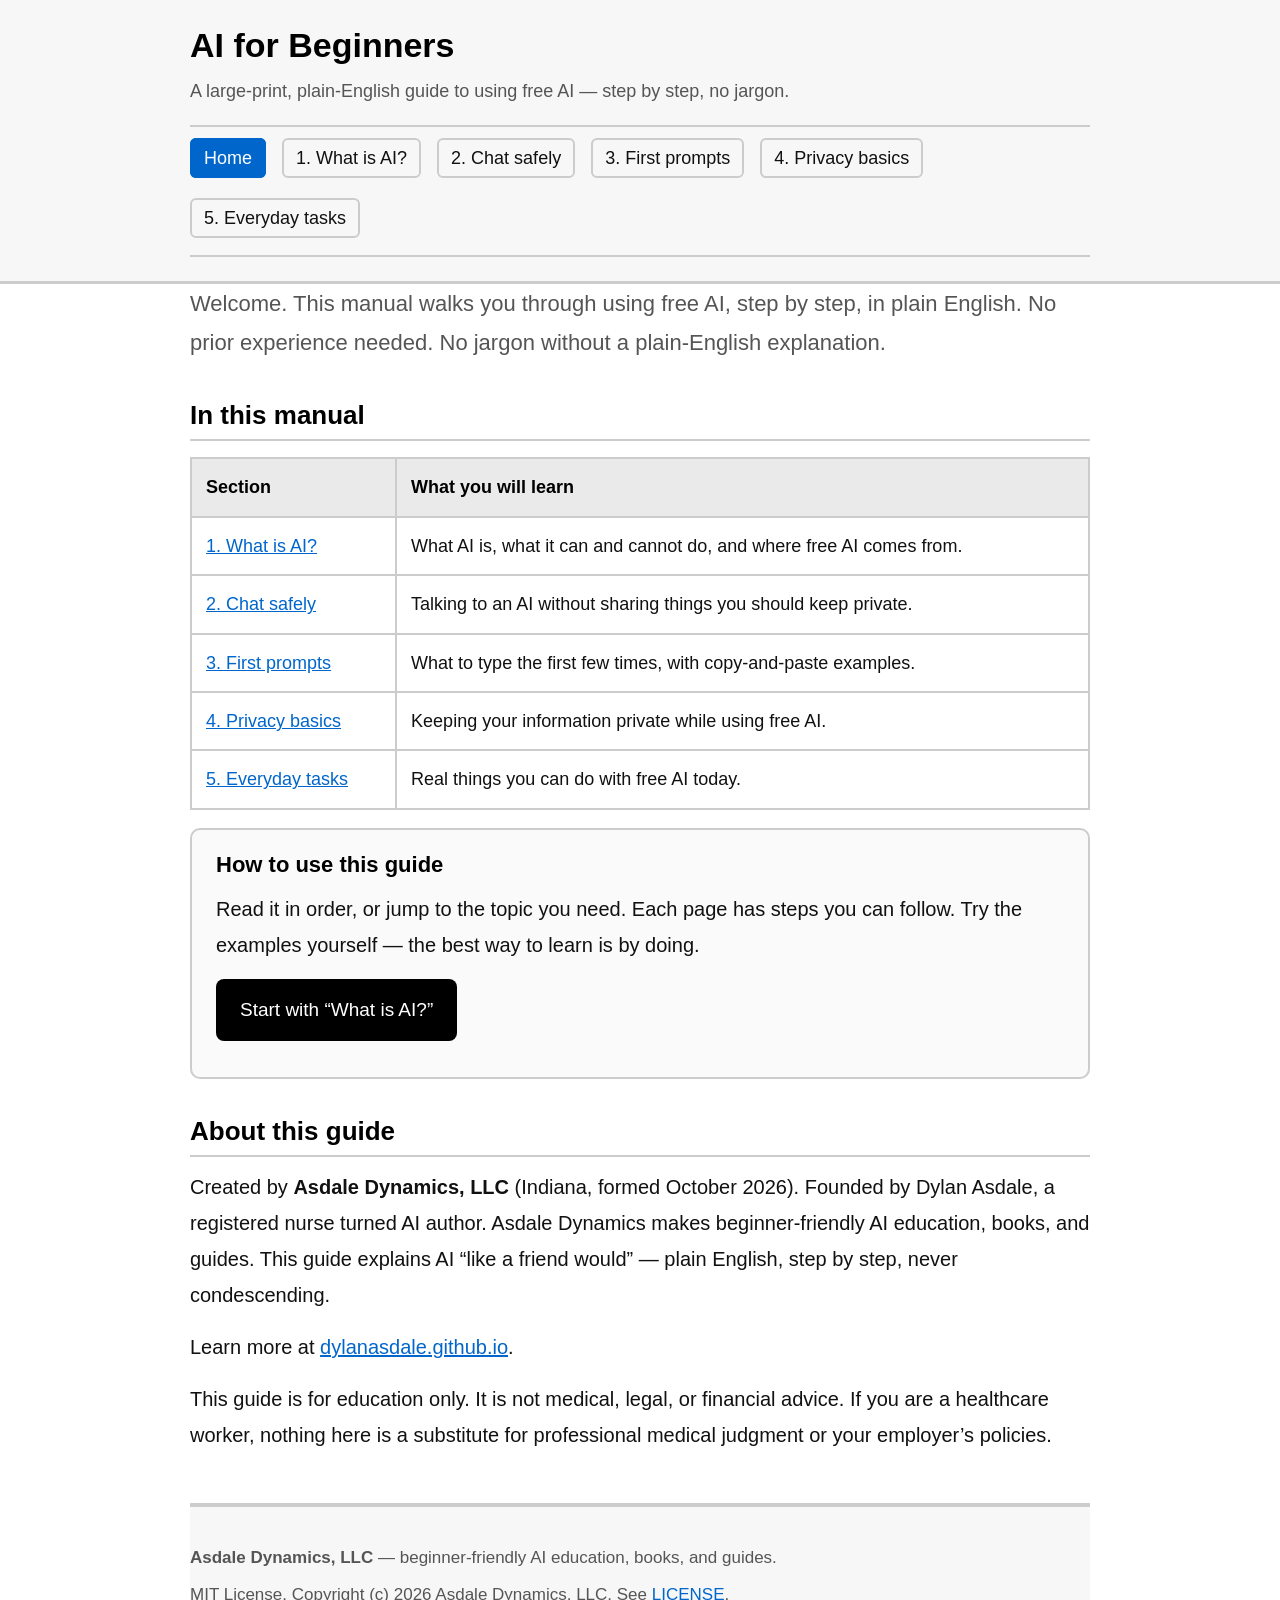
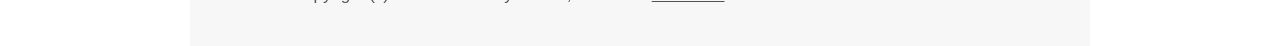
<file: site/index.html>
<!DOCTYPE html>
<html lang="en">
<head>
<meta charset="utf-8">
<meta name="viewport" content="width=device-width, initial-scale=1.0">
<title>AI for Beginners — Large-Print Guide</title>
<link rel="stylesheet" href="assets/style.css">
</head>
<body>
<a href="#content" class="skip-link">Skip to main content</a>

<header class="site-header">
  <div class="container">
    <h1 class="site-title">AI for Beginners</h1>
    <p class="site-subtitle">A large-print, plain-English guide to using free AI &mdash; step by step, no jargon.</p>
    <nav class="site-nav">
      <ul>
        <li><a href="index.html" class="current">Home</a></li>
        <li><a href="01-what-is-ai.html">1. What is AI?</a></li>
        <li><a href="02-chatting-safely.html">2. Chat safely</a></li>
        <li><a href="03-first-prompts.html">3. First prompts</a></li>
        <li><a href="04-privacy-basics.html">4. Privacy basics</a></li>
        <li><a href="05-everyday-tasks.html">5. Everyday tasks</a></li>
      </ul>
    </nav>
  </div>
</header>

<main class="container" id="content">
  <p class="lead">Welcome. This manual walks you through using free AI, step by step, in plain English. No prior experience needed. No jargon without a plain-English explanation.</p>

  <h2>In this manual</h2>
  <table>
    <thead>
      <tr><th>Section</th><th>What you will learn</th></tr>
    </thead>
    <tbody>
      <tr><td><a href="01-what-is-ai.html">1. What is AI?</a></td><td>What AI is, what it can and cannot do, and where free AI comes from.</td></tr>
      <tr><td><a href="02-chatting-safely.html">2. Chat safely</a></td><td>Talking to an AI without sharing things you should keep private.</td></tr>
      <tr><td><a href="03-first-prompts.html">3. First prompts</a></td><td>What to type the first few times, with copy-and-paste examples.</td></tr>
      <tr><td><a href="04-privacy-basics.html">4. Privacy basics</a></td><td>Keeping your information private while using free AI.</td></tr>
      <tr><td><a href="05-everyday-tasks.html">5. Everyday tasks</a></td><td>Real things you can do with free AI today.</td></tr>
    </tbody>
  </table>

  <div class="card">
    <h3>How to use this guide</h3>
    <p>Read it in order, or jump to the topic you need. Each page has steps you can follow. Try the examples yourself &mdash; the best way to learn is by doing.</p>
    <p><a class="btn" href="01-what-is-ai.html">Start with &ldquo;What is AI?&rdquo;</a></p>
  </div>

  <h2>About this guide</h2>
  <p>Created by <strong>Asdale Dynamics, LLC</strong> (Indiana, formed October 2026). Founded by Dylan Asdale, a registered nurse turned AI author. Asdale Dynamics makes beginner-friendly AI education, books, and guides. This guide explains AI &ldquo;like a friend would&rdquo; &mdash; plain English, step by step, never condescending.</p>
  <p>Learn more at <a href="https://dylanasdale.github.io" target="_blank" rel="noopener">dylanasdale.github.io</a>.</p>
  <p class="footer-note">This guide is for education only. It is not medical, legal, or financial advice. If you are a healthcare worker, nothing here is a substitute for professional medical judgment or your employer&rsquo;s policies.</p>
</main>

<footer class="footer container">
  <p><strong>Asdale Dynamics, LLC</strong> &mdash; beginner-friendly AI education, books, and guides.</p>
  <p>MIT License. Copyright (c) 2026 Asdale Dynamics, LLC. See <a href="../LICENSE">LICENSE</a>.</p>
</footer>
</body>
</html>
</file>
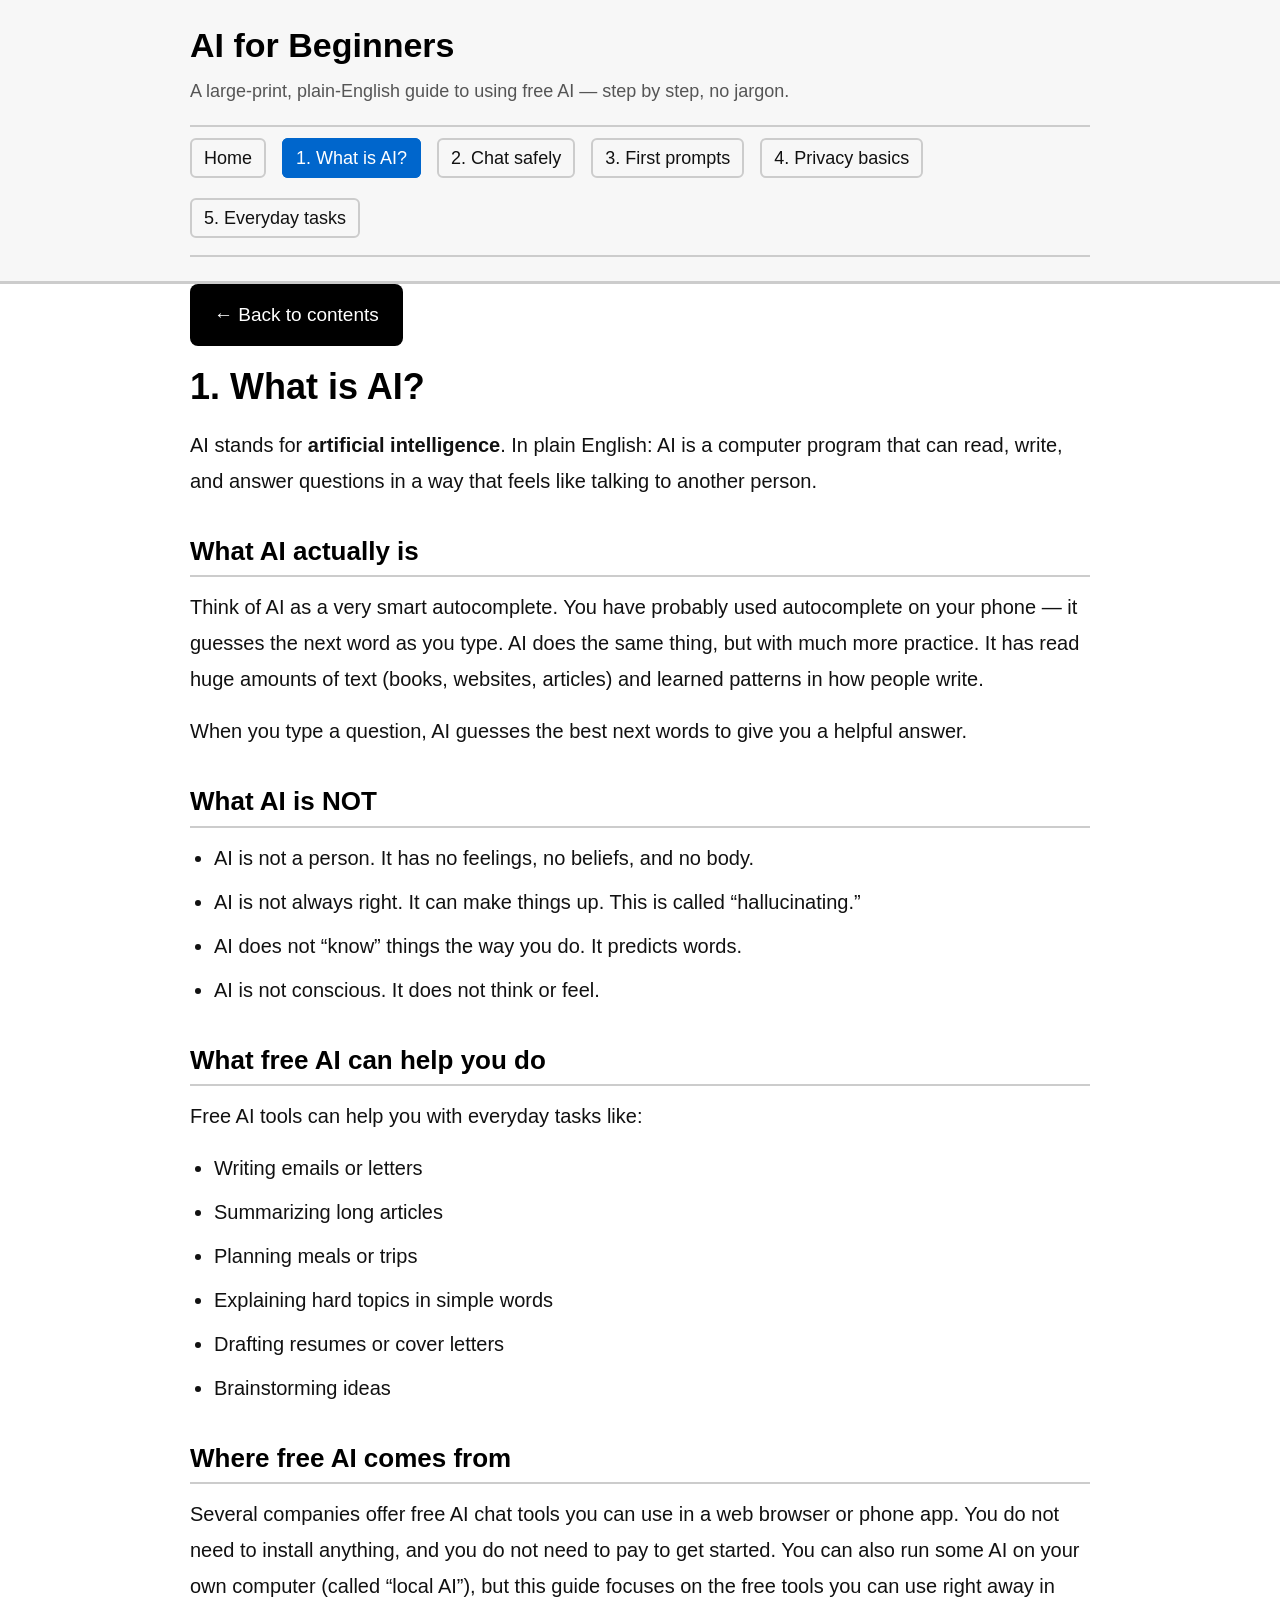
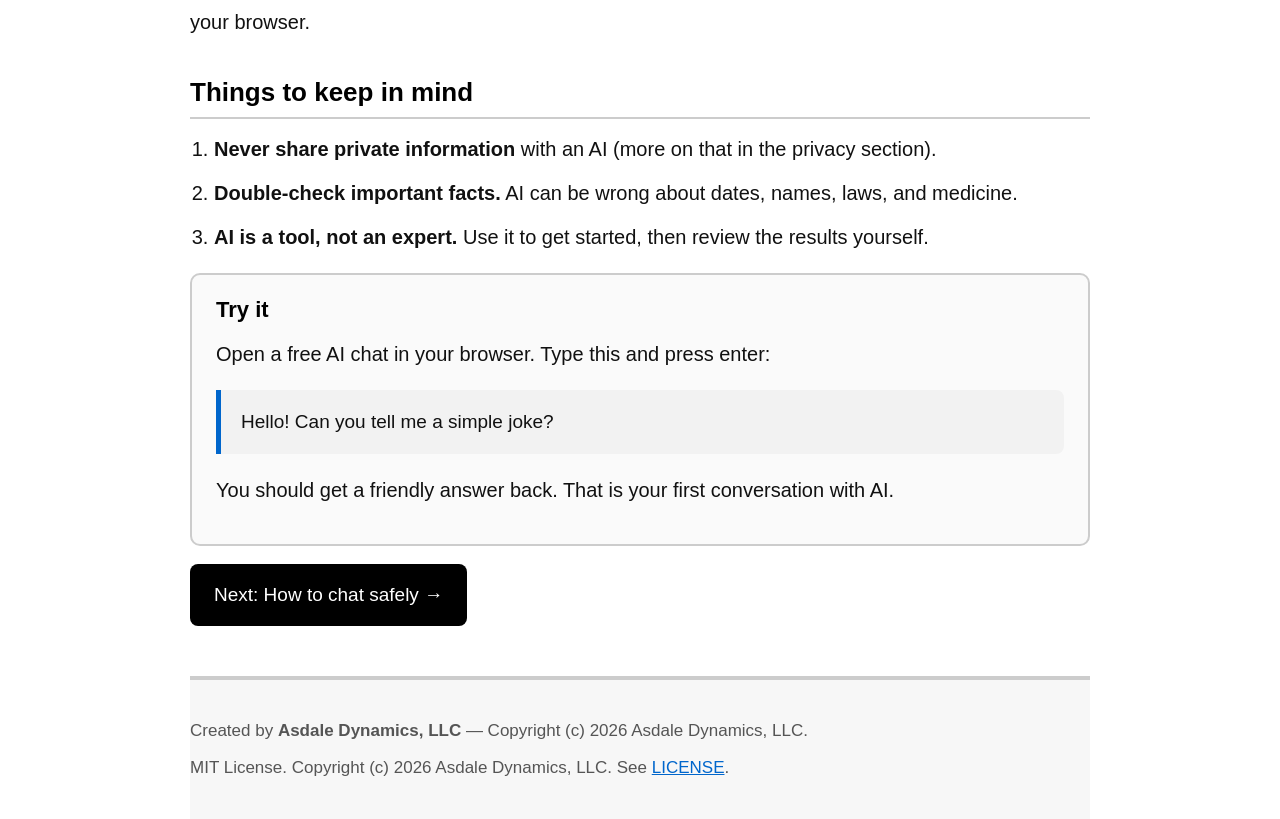
<file: site/01-what-is-ai.html>
<!DOCTYPE html>
<html lang="en">
<head>
<meta charset="utf-8">
<meta name="viewport" content="width=device-width, initial-scale=1.0">
<title>1. What is AI? &mdash; AI for Beginners</title>
<link rel="stylesheet" href="assets/style.css">
</head>
<body>
<a href="#content" class="skip-link">Skip to main content</a>

<header class="site-header">
  <div class="container">
    <h1 class="site-title">AI for Beginners</h1>
    <p class="site-subtitle">A large-print, plain-English guide to using free AI &mdash; step by step, no jargon.</p>
    <nav class="site-nav">
      <ul>
        <li><a href="index.html">Home</a></li>
        <li><a href="01-what-is-ai.html" class="current">1. What is AI?</a></li>
        <li><a href="02-chatting-safely.html">2. Chat safely</a></li>
        <li><a href="03-first-prompts.html">3. First prompts</a></li>
        <li><a href="04-privacy-basics.html">4. Privacy basics</a></li>
        <li><a href="05-everyday-tasks.html">5. Everyday tasks</a></li>
      </ul>
    </nav>
  </div>
</header>

<main class="container" id="content">
  <a href="index.html" class="btn" style="margin-bottom:18px;">&larr; Back to contents</a>

  <h1>1. What is AI?</h1>
  <p>AI stands for <strong>artificial intelligence</strong>. In plain English: AI is a computer program that can read, write, and answer questions in a way that feels like talking to another person.</p>

  <h2>What AI actually is</h2>
  <p>Think of AI as a very smart autocomplete. You have probably used autocomplete on your phone &mdash; it guesses the next word as you type. AI does the same thing, but with much more practice. It has read huge amounts of text (books, websites, articles) and learned patterns in how people write.</p>
  <p>When you type a question, AI guesses the best next words to give you a helpful answer.</p>

  <h2>What AI is NOT</h2>
  <ul>
    <li>AI is not a person. It has no feelings, no beliefs, and no body.</li>
    <li>AI is not always right. It can make things up. This is called &ldquo;hallucinating.&rdquo;</li>
    <li>AI does not &ldquo;know&rdquo; things the way you do. It predicts words.</li>
    <li>AI is not conscious. It does not think or feel.</li>
  </ul>

  <h2>What free AI can help you do</h2>
  <p>Free AI tools can help you with everyday tasks like:</p>
  <ul>
    <li>Writing emails or letters</li>
    <li>Summarizing long articles</li>
    <li>Planning meals or trips</li>
    <li>Explaining hard topics in simple words</li>
    <li>Drafting resumes or cover letters</li>
    <li>Brainstorming ideas</li>
  </ul>

  <h2>Where free AI comes from</h2>
  <p>Several companies offer free AI chat tools you can use in a web browser or phone app. You do not need to install anything, and you do not need to pay to get started. You can also run some AI on your own computer (called &ldquo;local AI&rdquo;), but this guide focuses on the free tools you can use right away in your browser.</p>

  <h2>Things to keep in mind</h2>
  <ol>
    <li><strong>Never share private information</strong> with an AI (more on that in the privacy section).</li>
    <li><strong>Double-check important facts.</strong> AI can be wrong about dates, names, laws, and medicine.</li>
    <li><strong>AI is a tool, not an expert.</strong> Use it to get started, then review the results yourself.</li>
  </ol>

  <div class="card">
    <h3>Try it</h3>
    <p>Open a free AI chat in your browser. Type this and press enter:</p>
    <div class="prompt">Hello! Can you tell me a simple joke?</div>
    <p>You should get a friendly answer back. That is your first conversation with AI.</p>
  </div>

  <p><a class="btn" href="02-chatting-safely.html">Next: How to chat safely &rarr;</a></p>
</main>

<footer class="footer container">
  <p>Created by <strong>Asdale Dynamics, LLC</strong> &mdash; Copyright (c) 2026 Asdale Dynamics, LLC.</p>
  <p>MIT License. Copyright (c) 2026 Asdale Dynamics, LLC. See <a href="../LICENSE">LICENSE</a>.</p>
</footer>
</body>
</html>
</file>
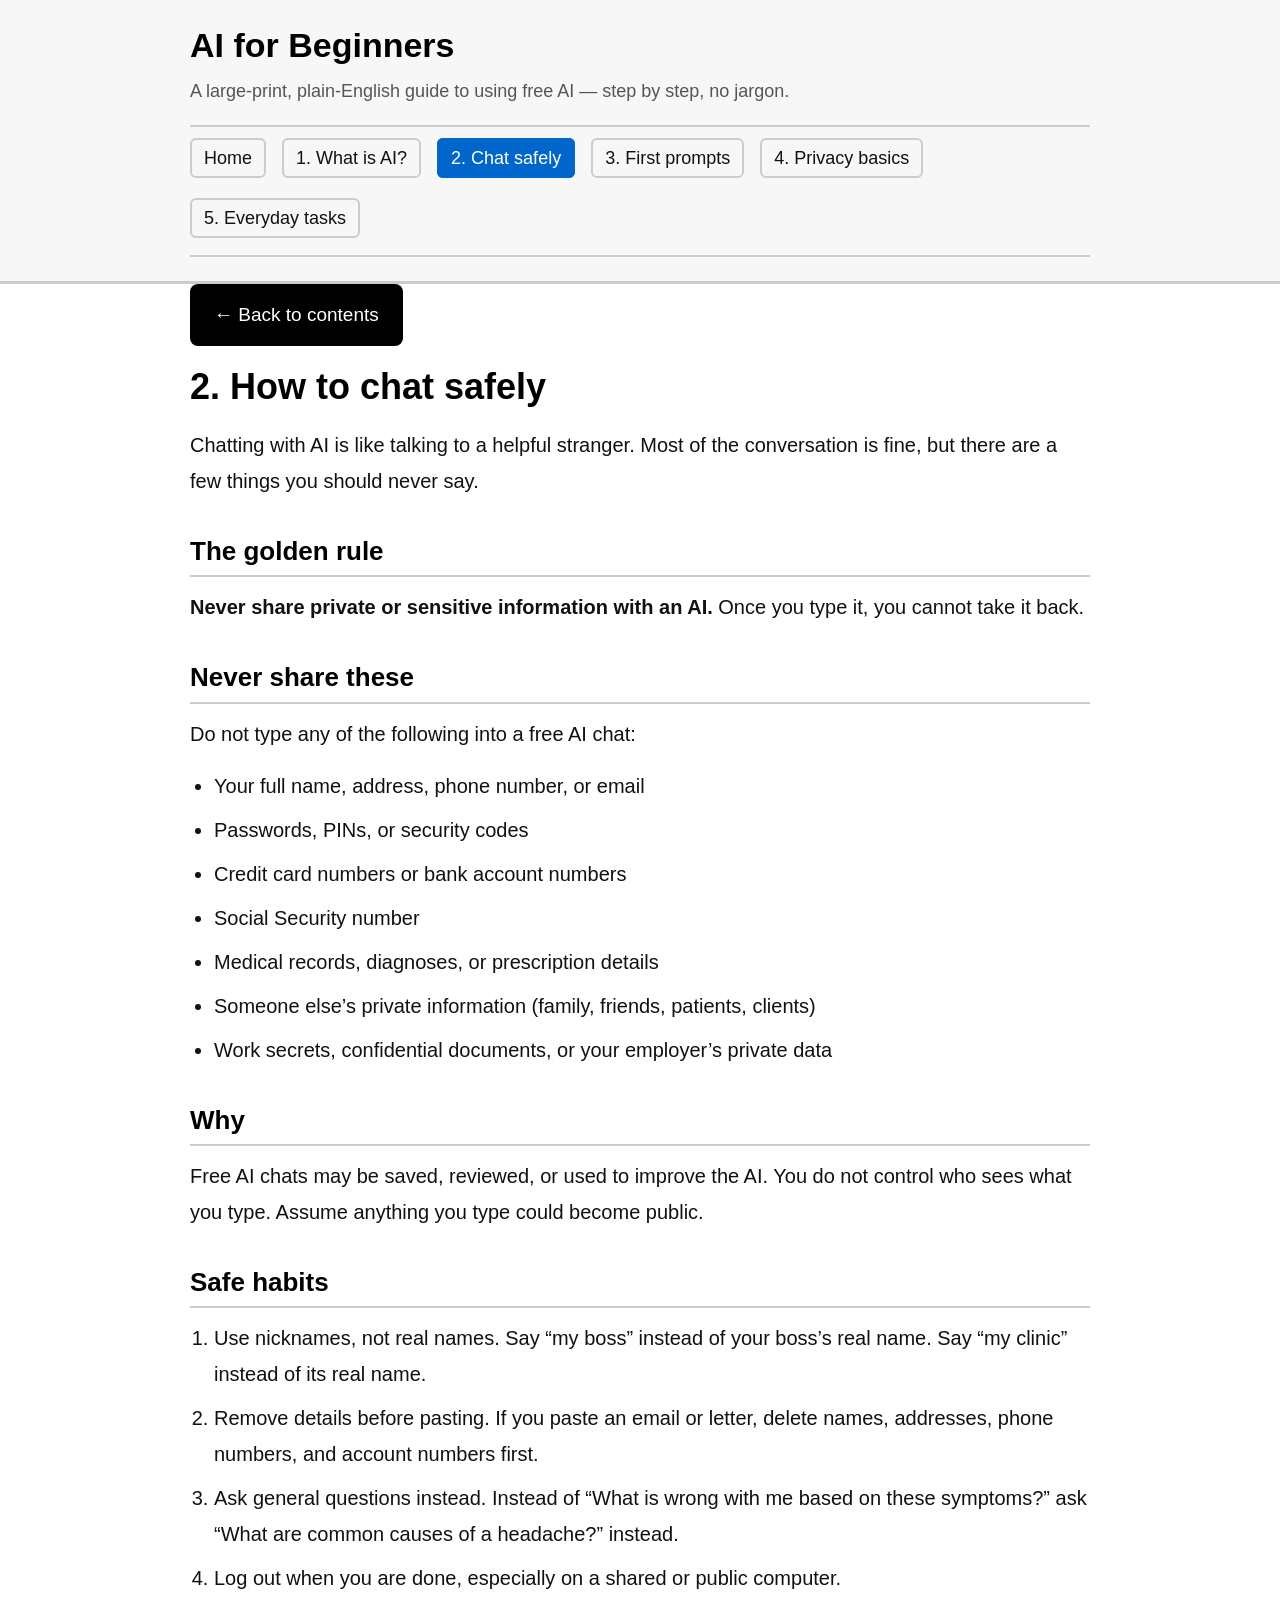
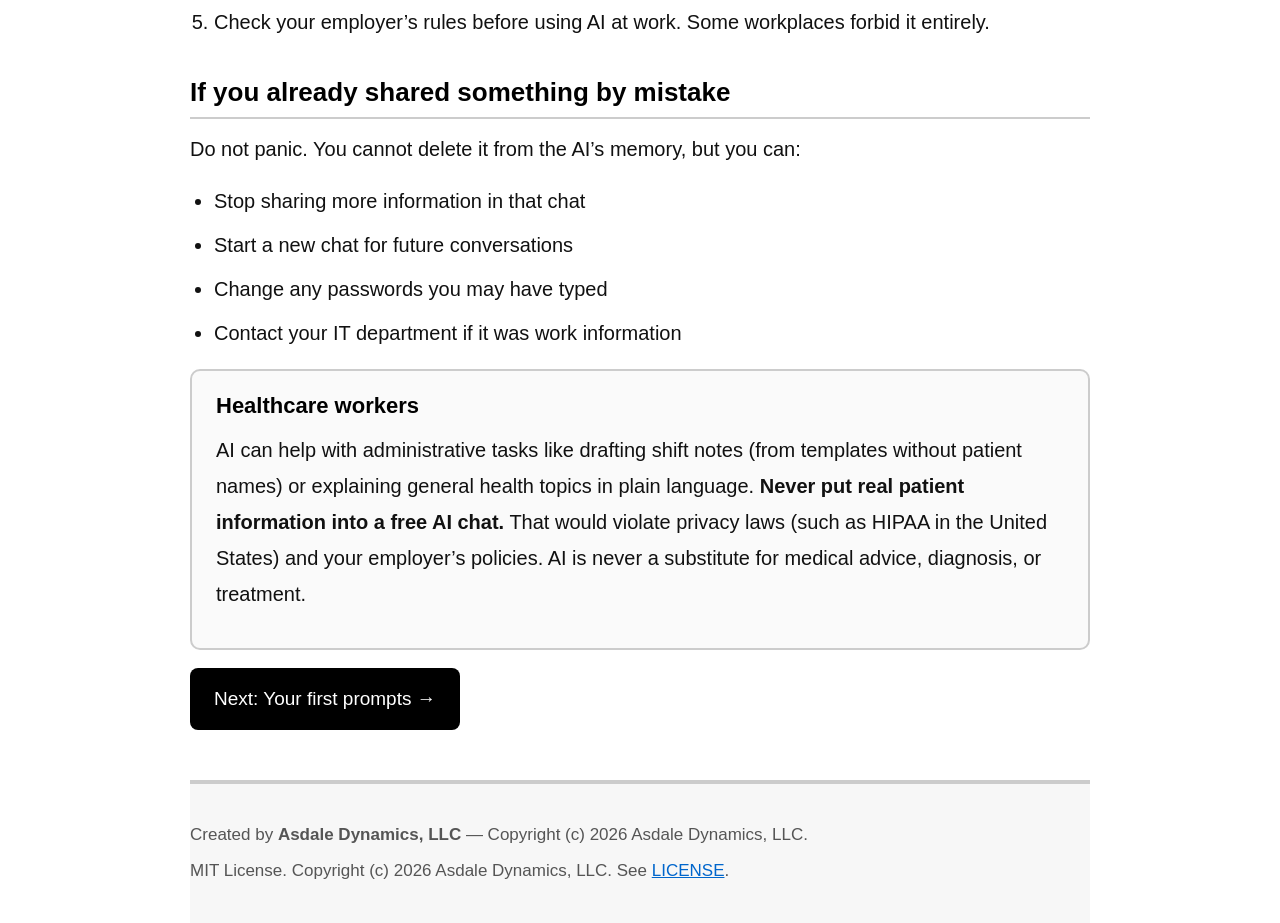
<file: site/02-chatting-safely.html>
<!DOCTYPE html>
<html lang="en">
<head>
<meta charset="utf-8">
<meta name="viewport" content="width=device-width, initial-scale=1.0">
<title>2. Chat safely &mdash; AI for Beginners</title>
<link rel="stylesheet" href="assets/style.css">
</head>
<body>
<a href="#content" class="skip-link">Skip to main content</a>

<header class="site-header">
  <div class="container">
    <h1 class="site-title">AI for Beginners</h1>
    <p class="site-subtitle">A large-print, plain-English guide to using free AI &mdash; step by step, no jargon.</p>
    <nav class="site-nav">
      <ul>
        <li><a href="index.html">Home</a></li>
        <li><a href="01-what-is-ai.html">1. What is AI?</a></li>
        <li><a href="02-chatting-safely.html" class="current">2. Chat safely</a></li>
        <li><a href="03-first-prompts.html">3. First prompts</a></li>
        <li><a href="04-privacy-basics.html">4. Privacy basics</a></li>
        <li><a href="05-everyday-tasks.html">5. Everyday tasks</a></li>
      </ul>
    </nav>
  </div>
</header>

<main class="container" id="content">
  <a href="index.html" class="btn" style="margin-bottom:18px;">&larr; Back to contents</a>

  <h1>2. How to chat safely</h1>
  <p>Chatting with AI is like talking to a helpful stranger. Most of the conversation is fine, but there are a few things you should never say.</p>

  <h2>The golden rule</h2>
  <p><strong>Never share private or sensitive information with an AI.</strong> Once you type it, you cannot take it back.</p>

  <h2>Never share these</h2>
  <p>Do not type any of the following into a free AI chat:</p>
  <ul>
    <li>Your full name, address, phone number, or email</li>
    <li>Passwords, PINs, or security codes</li>
    <li>Credit card numbers or bank account numbers</li>
    <li>Social Security number</li>
    <li>Medical records, diagnoses, or prescription details</li>
    <li>Someone else&rsquo;s private information (family, friends, patients, clients)</li>
    <li>Work secrets, confidential documents, or your employer&rsquo;s private data</li>
  </ul>

  <h2>Why</h2>
  <p>Free AI chats may be saved, reviewed, or used to improve the AI. You do not control who sees what you type. Assume anything you type could become public.</p>

  <h2>Safe habits</h2>
  <ol>
    <li>Use nicknames, not real names. Say &ldquo;my boss&rdquo; instead of your boss&rsquo;s real name. Say &ldquo;my clinic&rdquo; instead of its real name.</li>
    <li>Remove details before pasting. If you paste an email or letter, delete names, addresses, phone numbers, and account numbers first.</li>
    <li>Ask general questions instead. Instead of &ldquo;What is wrong with me based on these symptoms?&rdquo; ask &ldquo;What are common causes of a headache?&rdquo; instead.</li>
    <li>Log out when you are done, especially on a shared or public computer.</li>
    <li>Check your employer&rsquo;s rules before using AI at work. Some workplaces forbid it entirely.</li>
  </ol>

  <h2>If you already shared something by mistake</h2>
  <p>Do not panic. You cannot delete it from the AI&rsquo;s memory, but you can:</p>
  <ul>
    <li>Stop sharing more information in that chat</li>
    <li>Start a new chat for future conversations</li>
    <li>Change any passwords you may have typed</li>
    <li>Contact your IT department if it was work information</li>
  </ul>

  <div class="card">
    <h3>Healthcare workers</h3>
    <p>AI can help with administrative tasks like drafting shift notes (from templates without patient names) or explaining general health topics in plain language. <strong>Never put real patient information into a free AI chat.</strong> That would violate privacy laws (such as HIPAA in the United States) and your employer&rsquo;s policies. AI is never a substitute for medical advice, diagnosis, or treatment.</p>
  </div>

  <p><a class="btn" href="03-first-prompts.html">Next: Your first prompts &rarr;</a></p>
</main>

<footer class="footer container">
  <p>Created by <strong>Asdale Dynamics, LLC</strong> &mdash; Copyright (c) 2026 Asdale Dynamics, LLC.</p>
  <p>MIT License. Copyright (c) 2026 Asdale Dynamics, LLC. See <a href="../LICENSE">LICENSE</a>.</p>
</footer>
</body>
</html>
</file>
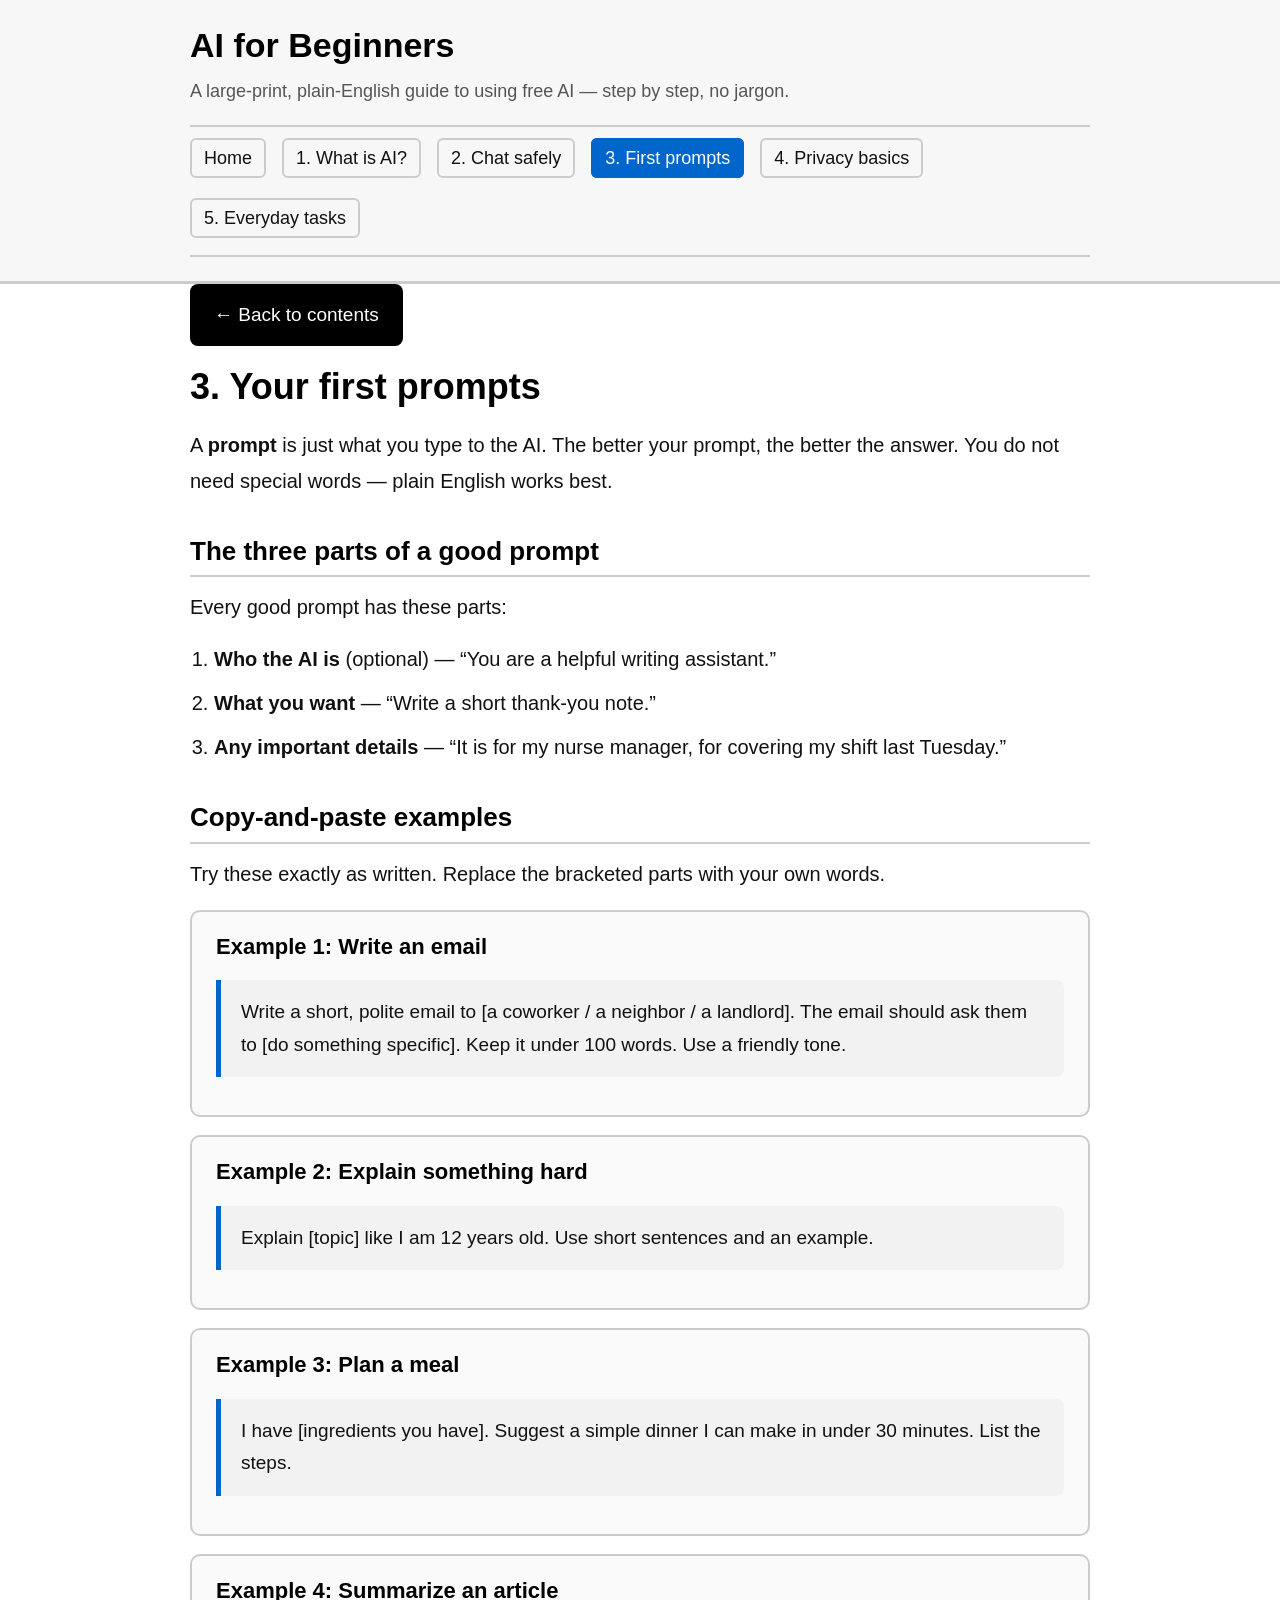
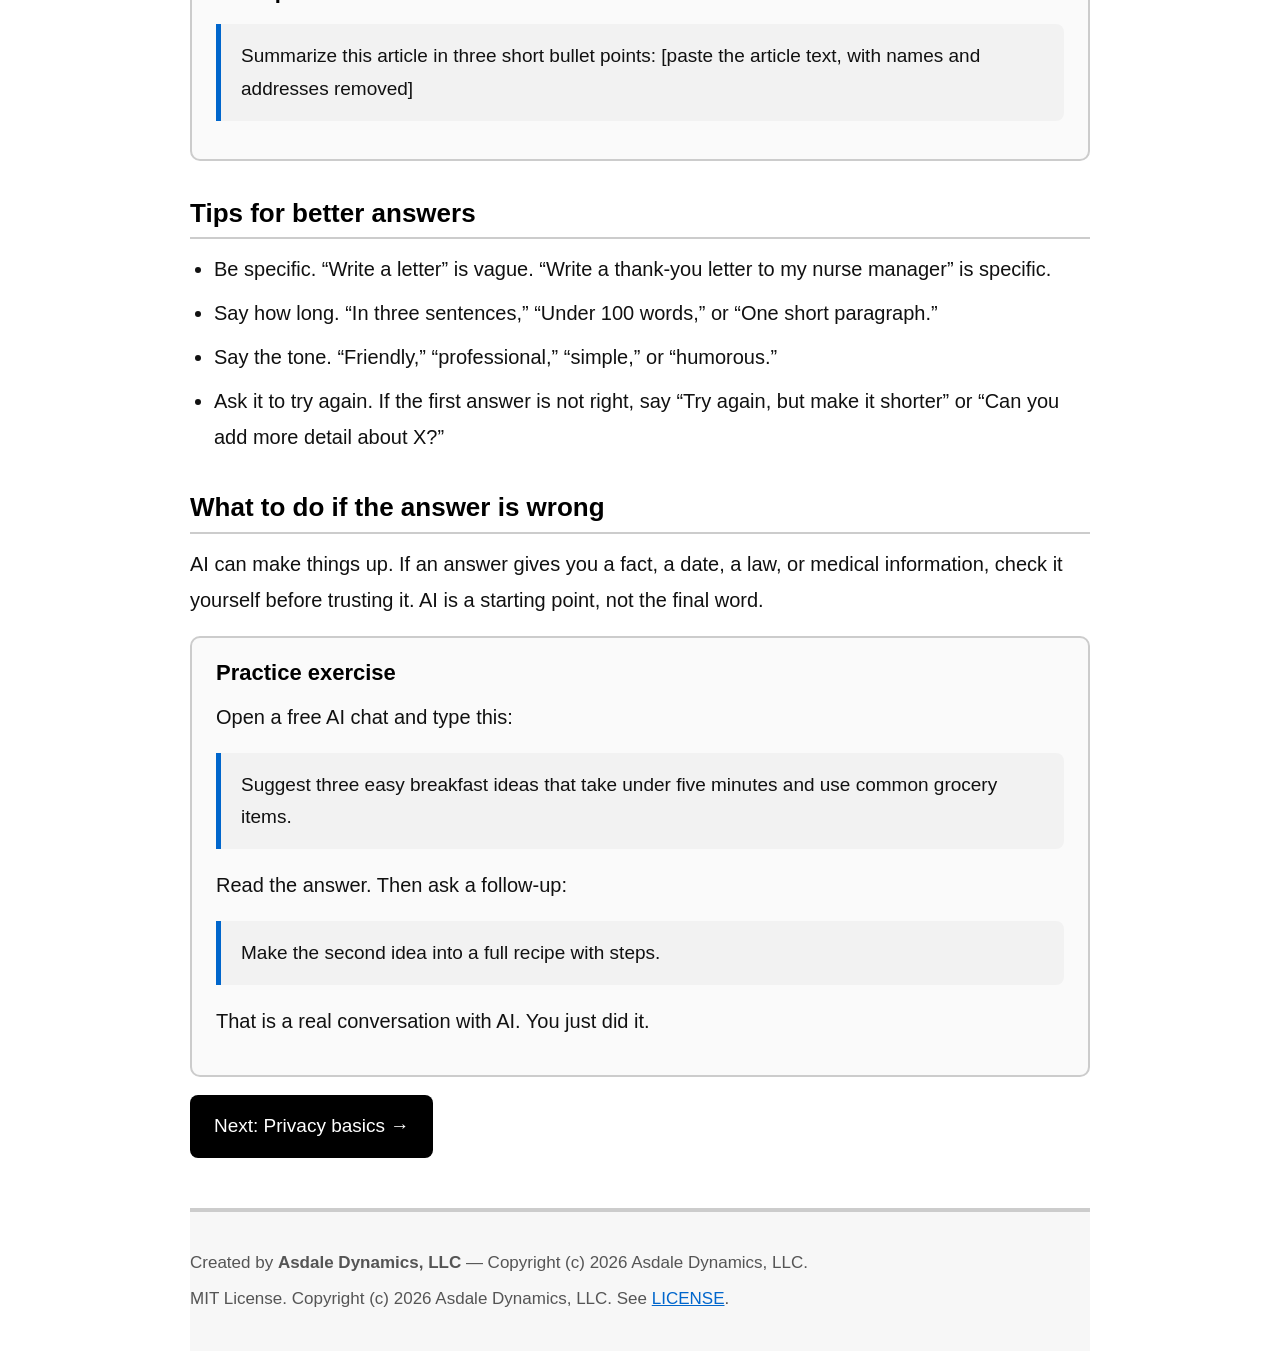
<file: site/03-first-prompts.html>
<!DOCTYPE html>
<html lang="en">
<head>
<meta charset="utf-8">
<meta name="viewport" content="width=device-width, initial-scale=1.0">
<title>3. First prompts &mdash; AI for Beginners</title>
<link rel="stylesheet" href="assets/style.css">
</head>
<body>
<a href="#content" class="skip-link">Skip to main content</a>

<header class="site-header">
  <div class="container">
    <h1 class="site-title">AI for Beginners</h1>
    <p class="site-subtitle">A large-print, plain-English guide to using free AI &mdash; step by step, no jargon.</p>
    <nav class="site-nav">
      <ul>
        <li><a href="index.html">Home</a></li>
        <li><a href="01-what-is-ai.html">1. What is AI?</a></li>
        <li><a href="02-chatting-safely.html">2. Chat safely</a></li>
        <li><a href="03-first-prompts.html" class="current">3. First prompts</a></li>
        <li><a href="04-privacy-basics.html">4. Privacy basics</a></li>
        <li><a href="05-everyday-tasks.html">5. Everyday tasks</a></li>
      </ul>
    </nav>
  </div>
</header>

<main class="container" id="content">
  <a href="index.html" class="btn" style="margin-bottom:18px;">&larr; Back to contents</a>

  <h1>3. Your first prompts</h1>
  <p>A <strong>prompt</strong> is just what you type to the AI. The better your prompt, the better the answer. You do not need special words &mdash; plain English works best.</p>

  <h2>The three parts of a good prompt</h2>
  <p>Every good prompt has these parts:</p>
  <ol>
    <li><strong>Who the AI is</strong> (optional) &mdash; &ldquo;You are a helpful writing assistant.&rdquo;</li>
    <li><strong>What you want</strong> &mdash; &ldquo;Write a short thank-you note.&rdquo;</li>
    <li><strong>Any important details</strong> &mdash; &ldquo;It is for my nurse manager, for covering my shift last Tuesday.&rdquo;</li>
  </ol>

  <h2>Copy-and-paste examples</h2>
  <p>Try these exactly as written. Replace the bracketed parts with your own words.</p>

  <div class="card">
    <h3>Example 1: Write an email</h3>
    <div class="prompt">Write a short, polite email to [a coworker / a neighbor / a landlord]. The email should ask them to [do something specific]. Keep it under 100 words. Use a friendly tone.</div>
  </div>

  <div class="card">
    <h3>Example 2: Explain something hard</h3>
    <div class="prompt">Explain [topic] like I am 12 years old. Use short sentences and an example.</div>
  </div>

  <div class="card">
    <h3>Example 3: Plan a meal</h3>
    <div class="prompt">I have [ingredients you have]. Suggest a simple dinner I can make in under 30 minutes. List the steps.</div>
  </div>

  <div class="card">
    <h3>Example 4: Summarize an article</h3>
    <div class="prompt">Summarize this article in three short bullet points: [paste the article text, with names and addresses removed]</div>
  </div>

  <h2>Tips for better answers</h2>
  <ul>
    <li>Be specific. &ldquo;Write a letter&rdquo; is vague. &ldquo;Write a thank-you letter to my nurse manager&rdquo; is specific.</li>
    <li>Say how long. &ldquo;In three sentences,&rdquo; &ldquo;Under 100 words,&rdquo; or &ldquo;One short paragraph.&rdquo;</li>
    <li>Say the tone. &ldquo;Friendly,&rdquo; &ldquo;professional,&rdquo; &ldquo;simple,&rdquo; or &ldquo;humorous.&rdquo;</li>
    <li>Ask it to try again. If the first answer is not right, say &ldquo;Try again, but make it shorter&rdquo; or &ldquo;Can you add more detail about X?&rdquo;</li>
  </ul>

  <h2>What to do if the answer is wrong</h2>
  <p>AI can make things up. If an answer gives you a fact, a date, a law, or medical information, check it yourself before trusting it. AI is a starting point, not the final word.</p>

  <div class="card">
    <h3>Practice exercise</h3>
    <p>Open a free AI chat and type this:</p>
    <div class="prompt">Suggest three easy breakfast ideas that take under five minutes and use common grocery items.</div>
    <p>Read the answer. Then ask a follow-up:</p>
    <div class="prompt">Make the second idea into a full recipe with steps.</div>
    <p>That is a real conversation with AI. You just did it.</p>
  </div>

  <p><a class="btn" href="04-privacy-basics.html">Next: Privacy basics &rarr;</a></p>
</main>

<footer class="footer container">
  <p>Created by <strong>Asdale Dynamics, LLC</strong> &mdash; Copyright (c) 2026 Asdale Dynamics, LLC.</p>
  <p>MIT License. Copyright (c) 2026 Asdale Dynamics, LLC. See <a href="../LICENSE">LICENSE</a>.</p>
</footer>
</body>
</html>
</file>
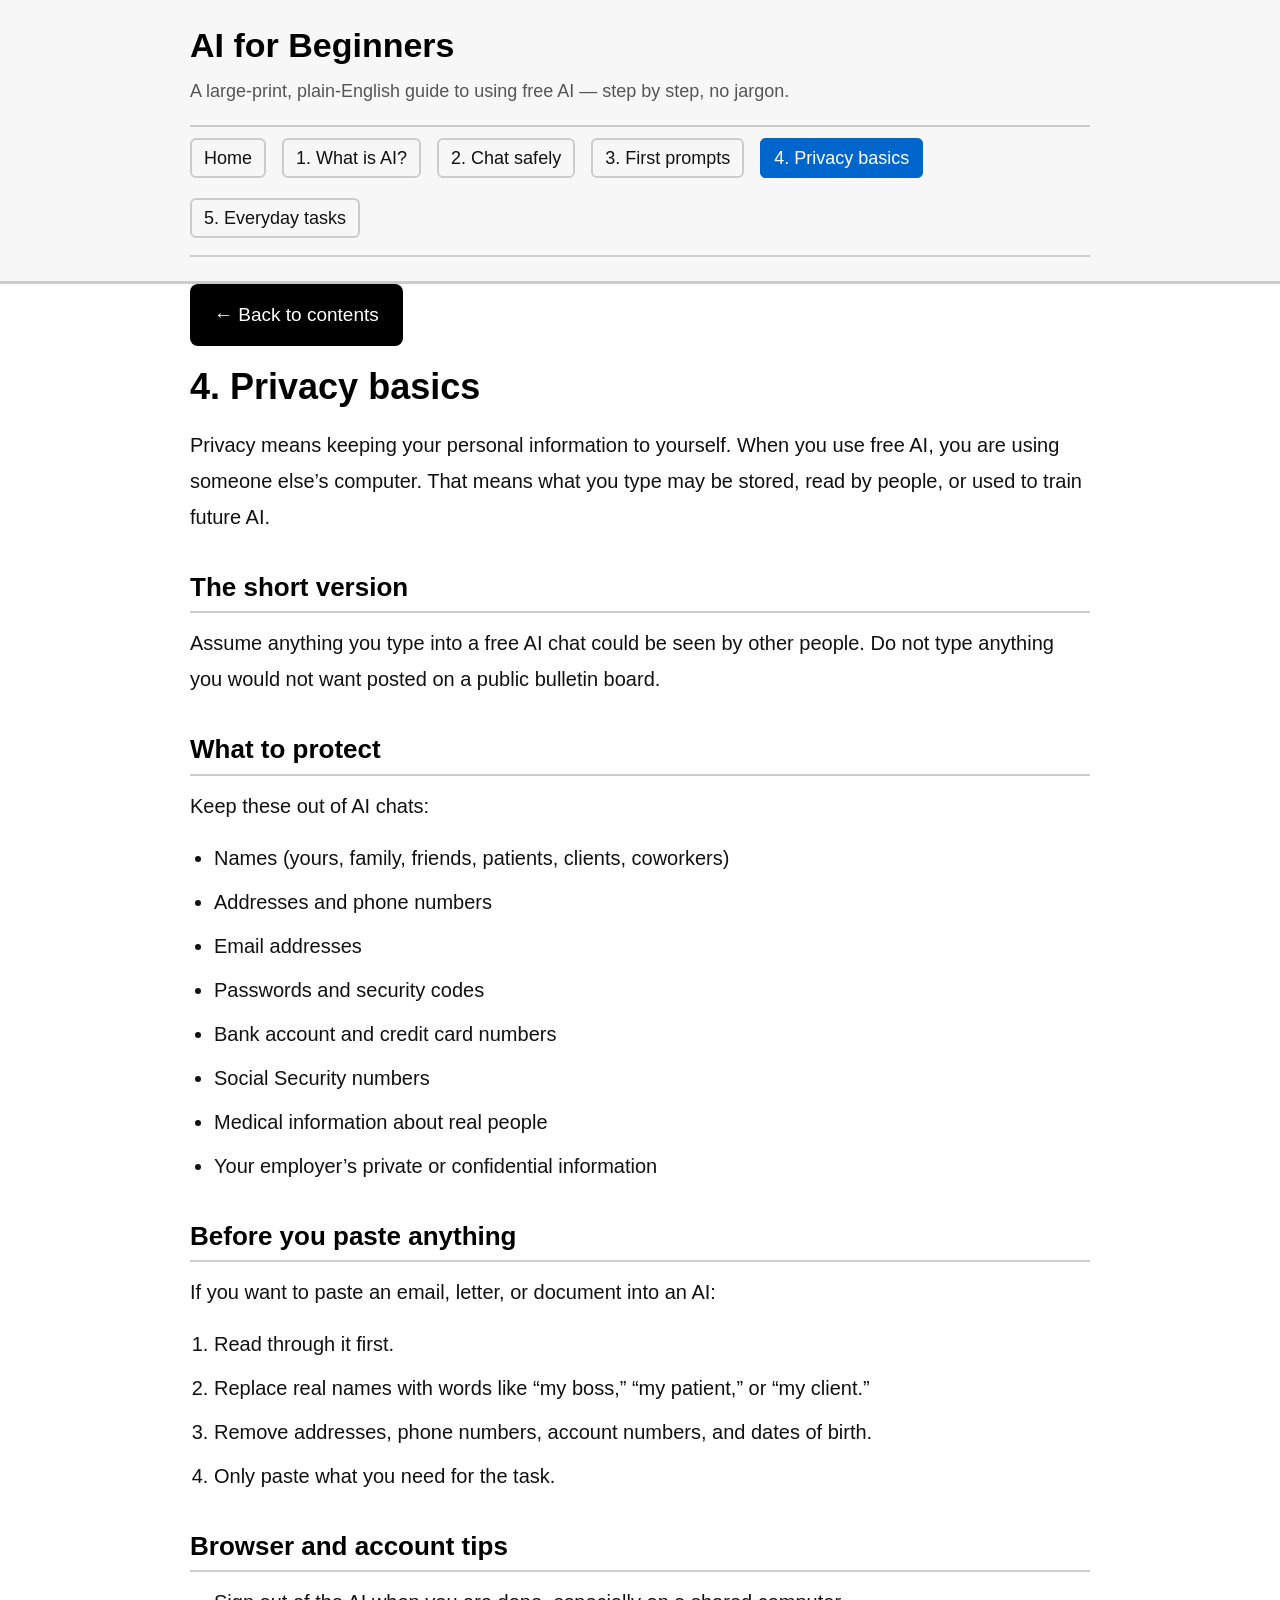
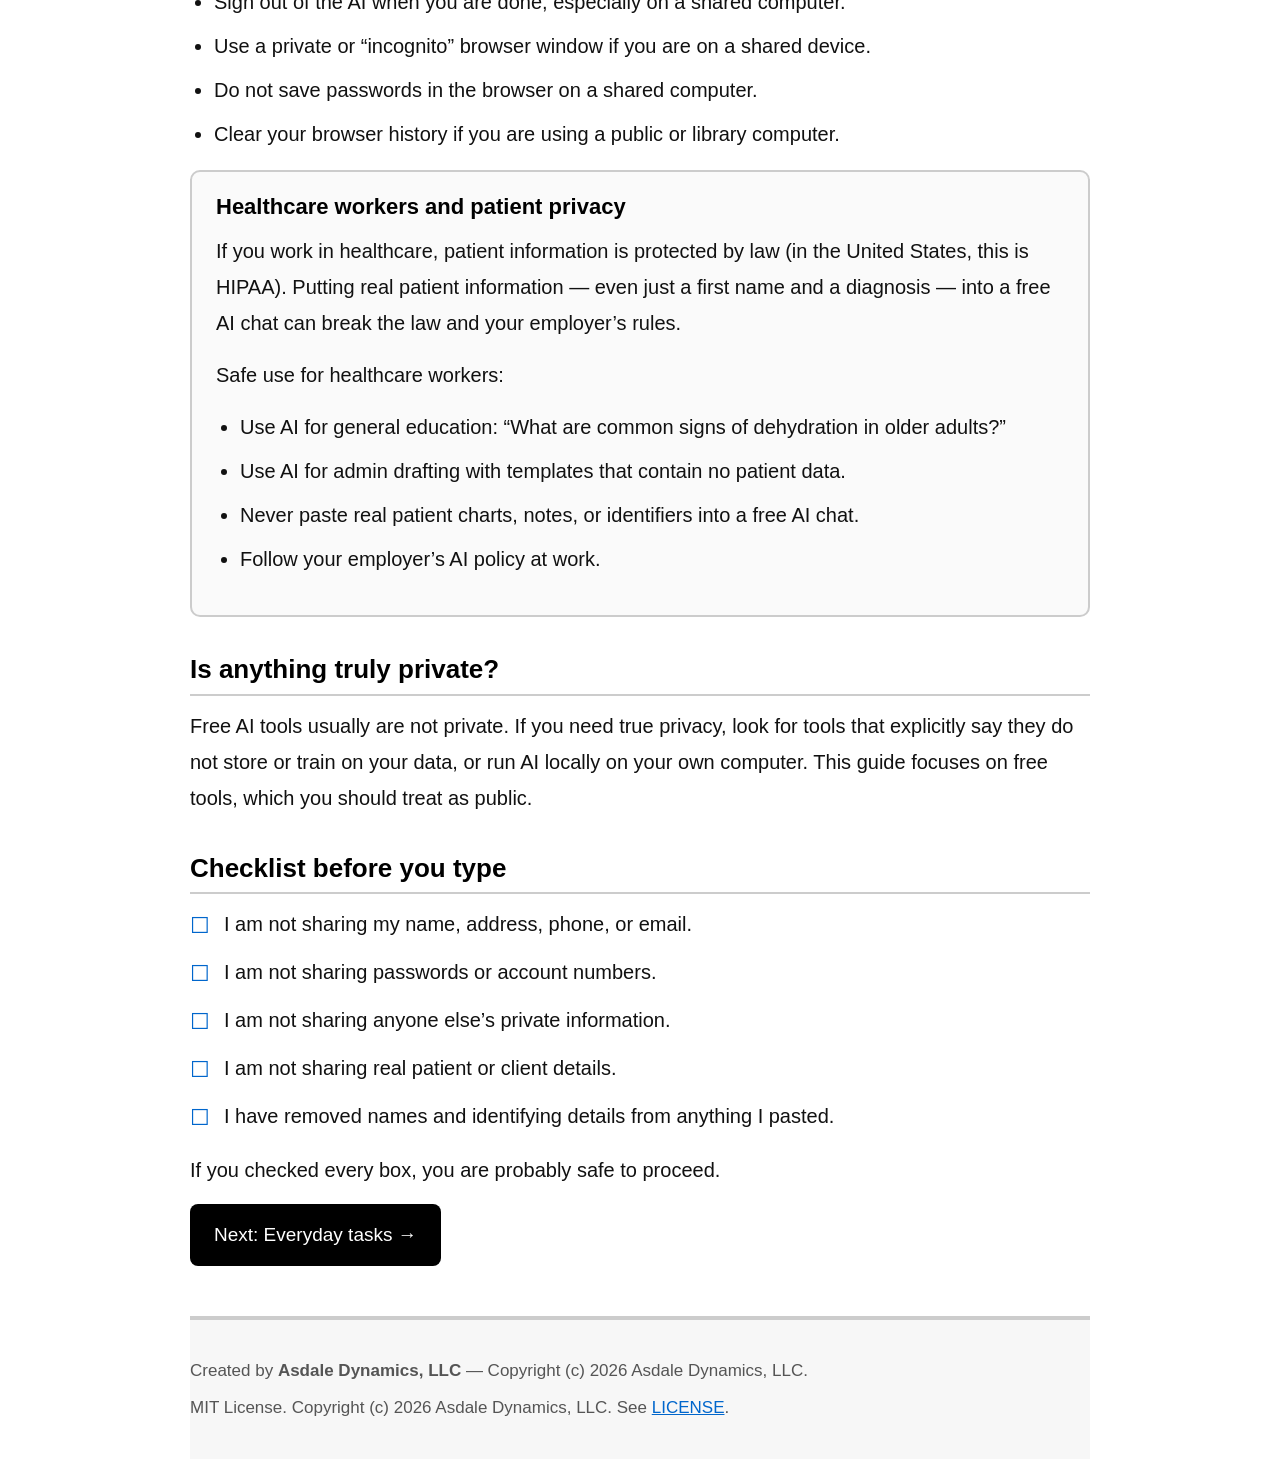
<file: site/04-privacy-basics.html>
<!DOCTYPE html>
<html lang="en">
<head>
<meta charset="utf-8">
<meta name="viewport" content="width=device-width, initial-scale=1.0">
<title>4. Privacy basics &mdash; AI for Beginners</title>
<link rel="stylesheet" href="assets/style.css">
</head>
<body>
<a href="#content" class="skip-link">Skip to main content</a>

<header class="site-header">
  <div class="container">
    <h1 class="site-title">AI for Beginners</h1>
    <p class="site-subtitle">A large-print, plain-English guide to using free AI &mdash; step by step, no jargon.</p>
    <nav class="site-nav">
      <ul>
        <li><a href="index.html">Home</a></li>
        <li><a href="01-what-is-ai.html">1. What is AI?</a></li>
        <li><a href="02-chatting-safely.html">2. Chat safely</a></li>
        <li><a href="03-first-prompts.html">3. First prompts</a></li>
        <li><a href="04-privacy-basics.html" class="current">4. Privacy basics</a></li>
        <li><a href="05-everyday-tasks.html">5. Everyday tasks</a></li>
      </ul>
    </nav>
  </div>
</header>

<main class="container" id="content">
  <a href="index.html" class="btn" style="margin-bottom:18px;">&larr; Back to contents</a>

  <h1>4. Privacy basics</h1>
  <p>Privacy means keeping your personal information to yourself. When you use free AI, you are using someone else&rsquo;s computer. That means what you type may be stored, read by people, or used to train future AI.</p>

  <h2>The short version</h2>
  <p>Assume anything you type into a free AI chat could be seen by other people. Do not type anything you would not want posted on a public bulletin board.</p>

  <h2>What to protect</h2>
  <p>Keep these out of AI chats:</p>
  <ul>
    <li>Names (yours, family, friends, patients, clients, coworkers)</li>
    <li>Addresses and phone numbers</li>
    <li>Email addresses</li>
    <li>Passwords and security codes</li>
    <li>Bank account and credit card numbers</li>
    <li>Social Security numbers</li>
    <li>Medical information about real people</li>
    <li>Your employer&rsquo;s private or confidential information</li>
  </ul>

  <h2>Before you paste anything</h2>
  <p>If you want to paste an email, letter, or document into an AI:</p>
  <ol>
    <li>Read through it first.</li>
    <li>Replace real names with words like &ldquo;my boss,&rdquo; &ldquo;my patient,&rdquo; or &ldquo;my client.&rdquo;</li>
    <li>Remove addresses, phone numbers, account numbers, and dates of birth.</li>
    <li>Only paste what you need for the task.</li>
  </ol>

  <h2>Browser and account tips</h2>
  <ul>
    <li>Sign out of the AI when you are done, especially on a shared computer.</li>
    <li>Use a private or &ldquo;incognito&rdquo; browser window if you are on a shared device.</li>
    <li>Do not save passwords in the browser on a shared computer.</li>
    <li>Clear your browser history if you are using a public or library computer.</li>
  </ul>

  <div class="card">
    <h3>Healthcare workers and patient privacy</h3>
    <p>If you work in healthcare, patient information is protected by law (in the United States, this is HIPAA). Putting real patient information &mdash; even just a first name and a diagnosis &mdash; into a free AI chat can break the law and your employer&rsquo;s rules.</p>
    <p>Safe use for healthcare workers:</p>
    <ul>
      <li>Use AI for general education: &ldquo;What are common signs of dehydration in older adults?&rdquo;</li>
      <li>Use AI for admin drafting with templates that contain no patient data.</li>
      <li>Never paste real patient charts, notes, or identifiers into a free AI chat.</li>
      <li>Follow your employer&rsquo;s AI policy at work.</li>
    </ul>
  </div>

  <h2>Is anything truly private?</h2>
  <p>Free AI tools usually are not private. If you need true privacy, look for tools that explicitly say they do not store or train on your data, or run AI locally on your own computer. This guide focuses on free tools, which you should treat as public.</p>

  <h2>Checklist before you type</h2>
  <ul class="checklist">
    <li>I am not sharing my name, address, phone, or email.</li>
    <li>I am not sharing passwords or account numbers.</li>
    <li>I am not sharing anyone else&rsquo;s private information.</li>
    <li>I am not sharing real patient or client details.</li>
    <li>I have removed names and identifying details from anything I pasted.</li>
  </ul>
  <p>If you checked every box, you are probably safe to proceed.</p>

  <p><a class="btn" href="05-everyday-tasks.html">Next: Everyday tasks &rarr;</a></p>
</main>

<footer class="footer container">
  <p>Created by <strong>Asdale Dynamics, LLC</strong> &mdash; Copyright (c) 2026 Asdale Dynamics, LLC.</p>
  <p>MIT License. Copyright (c) 2026 Asdale Dynamics, LLC. See <a href="../LICENSE">LICENSE</a>.</p>
</footer>
</body>
</html>
</file>
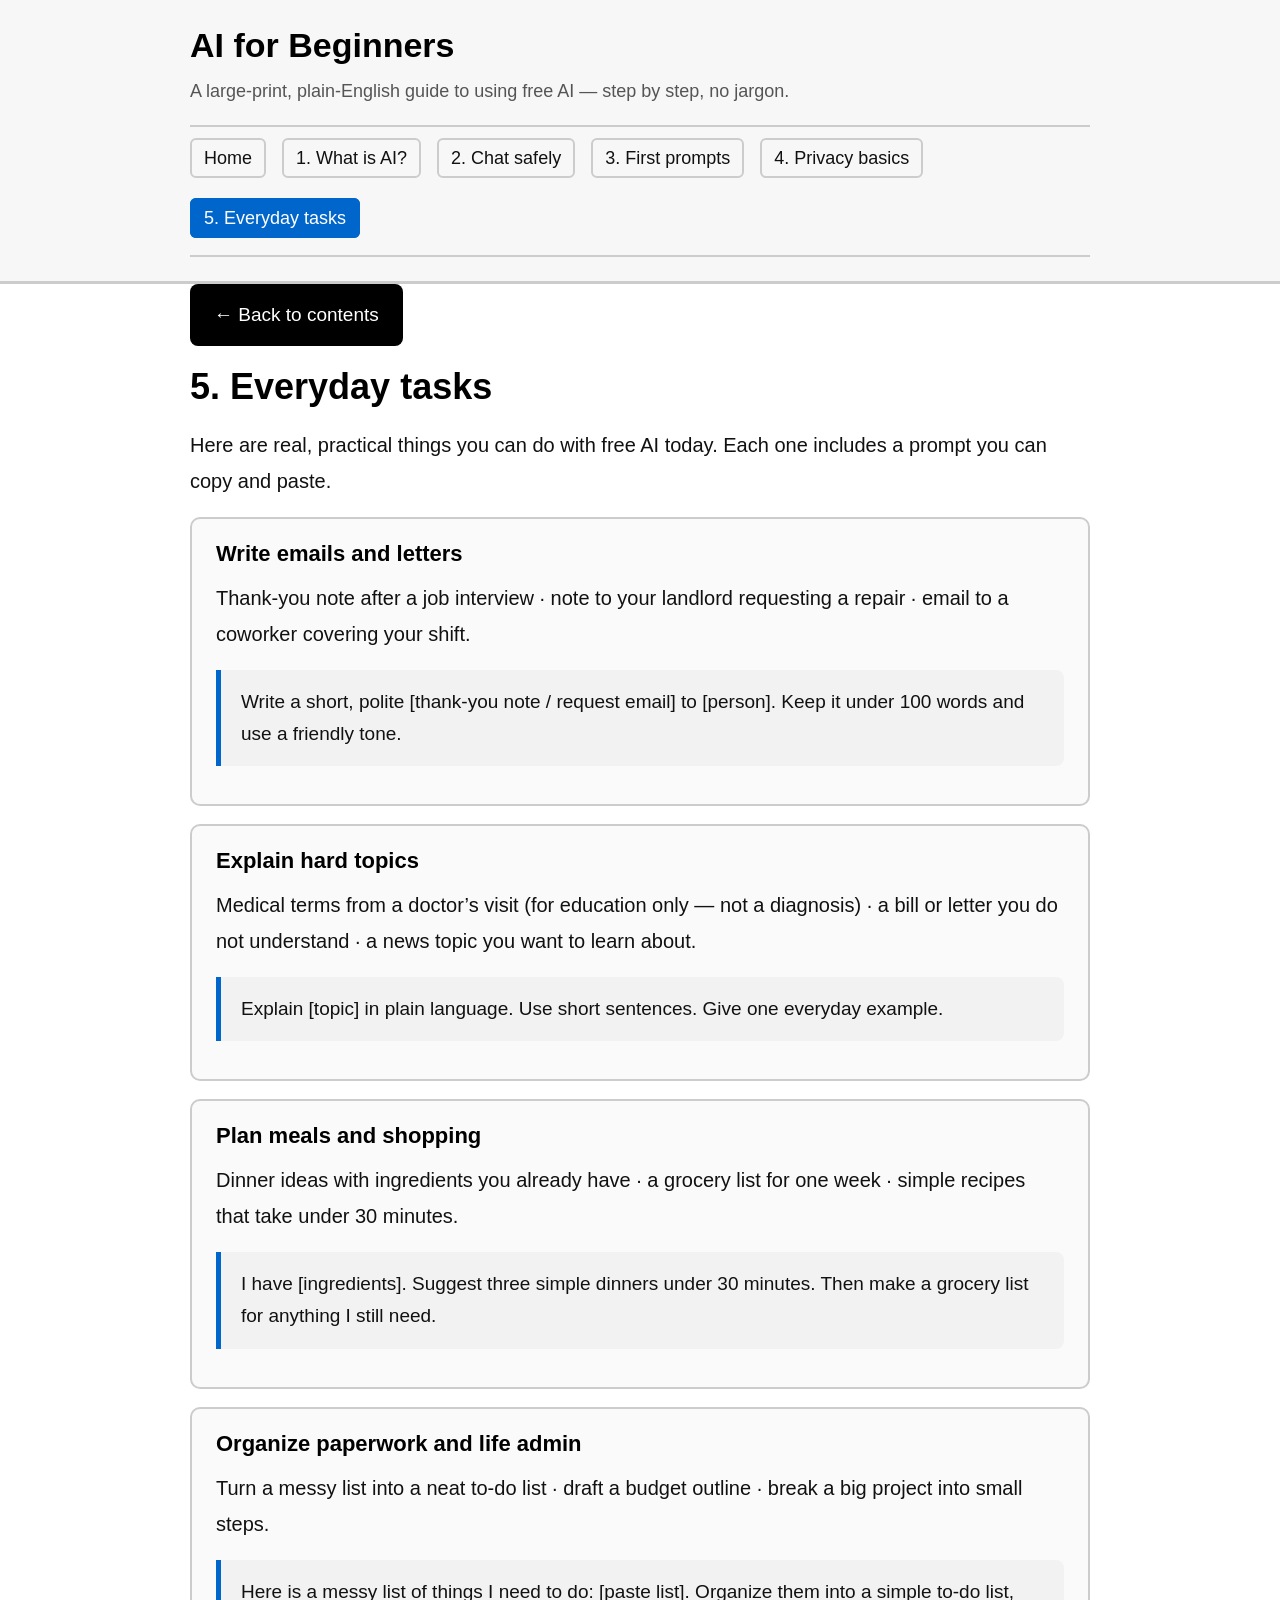
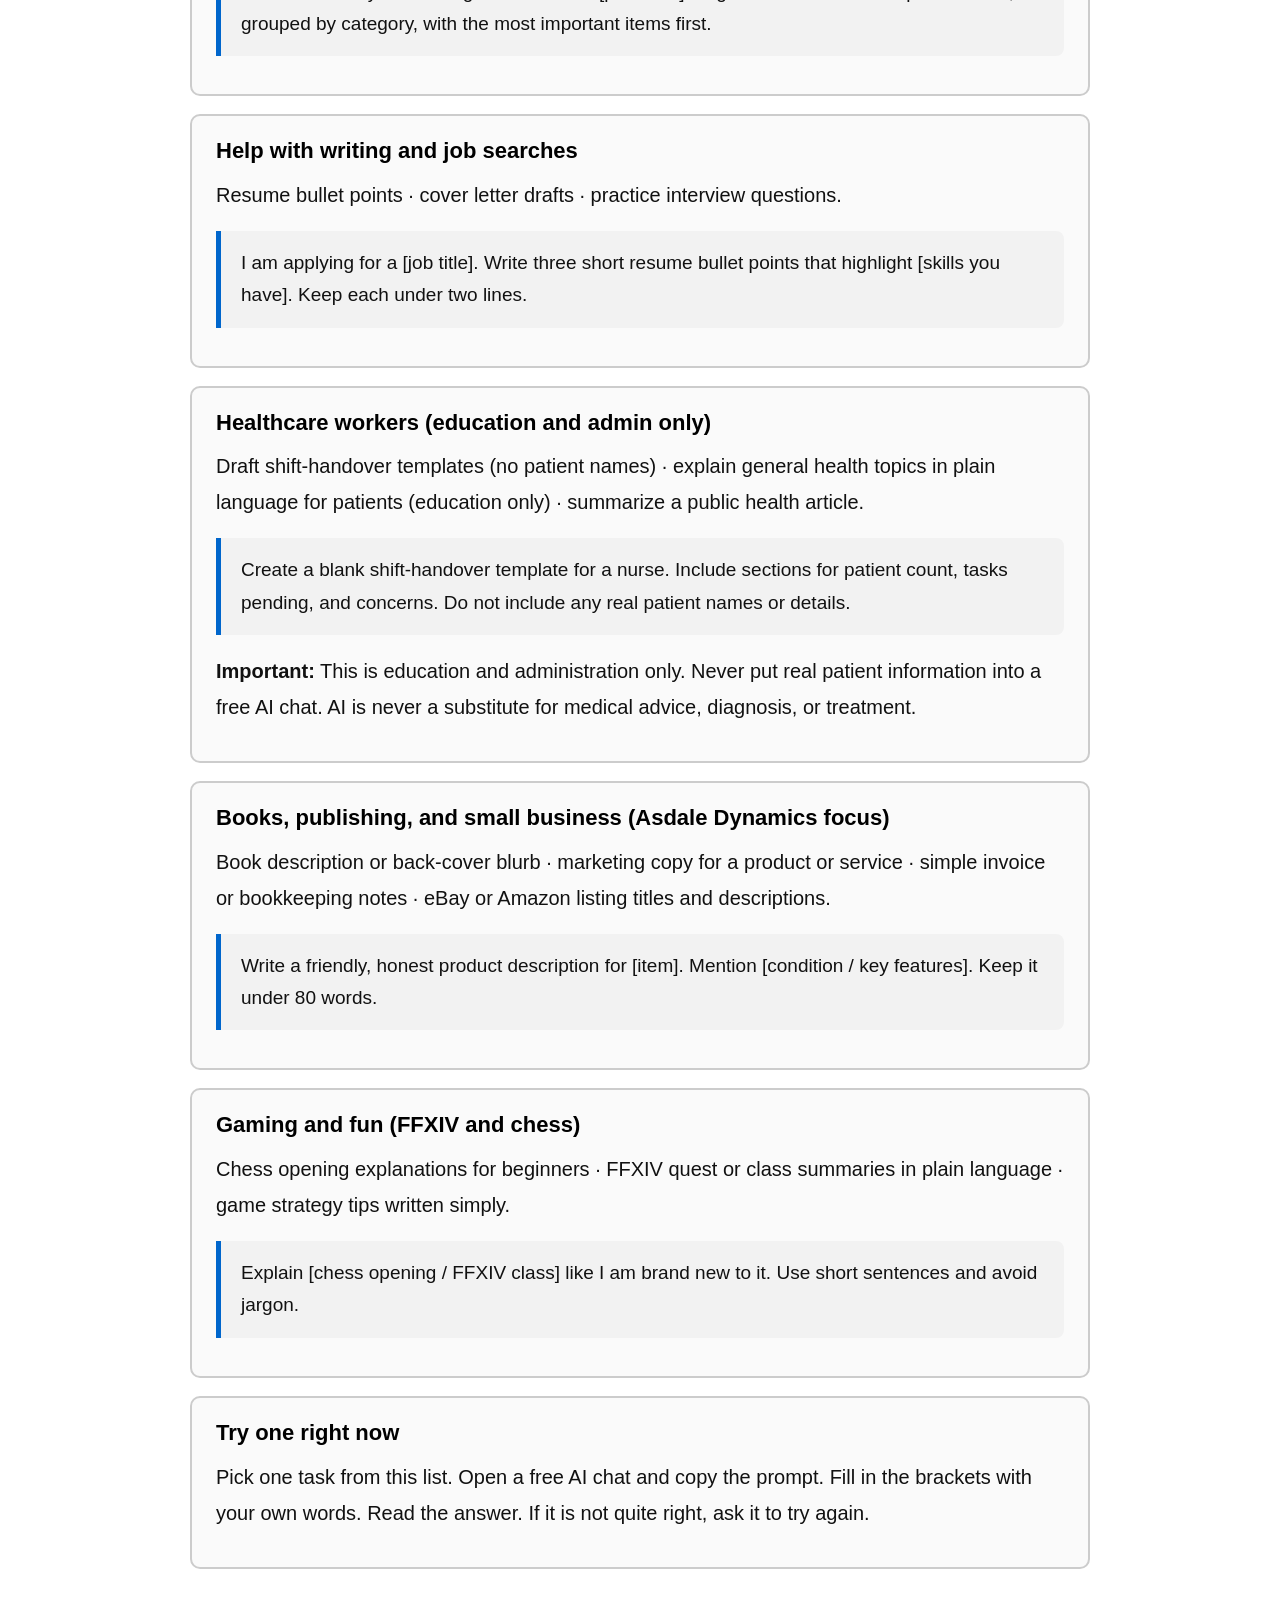
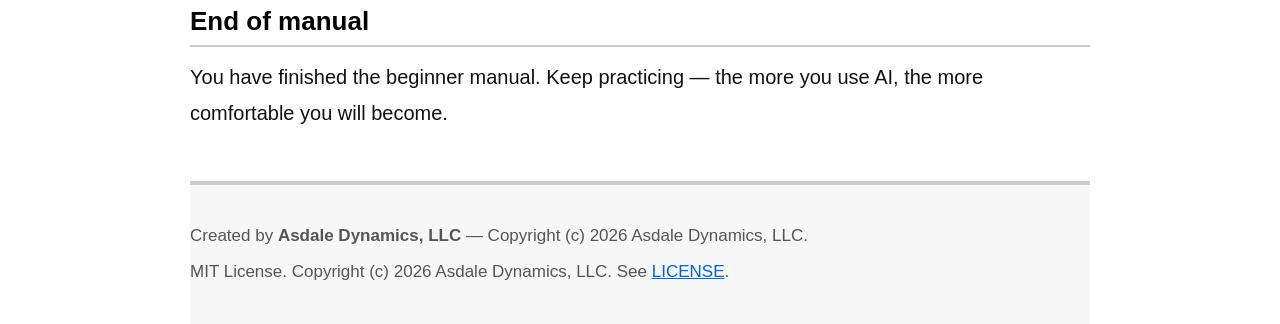
<file: site/05-everyday-tasks.html>
<!DOCTYPE html>
<html lang="en">
<head>
<meta charset="utf-8">
<meta name="viewport" content="width=device-width, initial-scale=1.0">
<title>5. Everyday tasks &mdash; AI for Beginners</title>
<link rel="stylesheet" href="assets/style.css">
</head>
<body>
<a href="#content" class="skip-link">Skip to main content</a>

<header class="site-header">
  <div class="container">
    <h1 class="site-title">AI for Beginners</h1>
    <p class="site-subtitle">A large-print, plain-English guide to using free AI &mdash; step by step, no jargon.</p>
    <nav class="site-nav">
      <ul>
        <li><a href="index.html">Home</a></li>
        <li><a href="01-what-is-ai.html">1. What is AI?</a></li>
        <li><a href="02-chatting-safely.html">2. Chat safely</a></li>
        <li><a href="03-first-prompts.html">3. First prompts</a></li>
        <li><a href="04-privacy-basics.html">4. Privacy basics</a></li>
        <li><a href="05-everyday-tasks.html" class="current">5. Everyday tasks</a></li>
      </ul>
    </nav>
  </div>
</header>

<main class="container" id="content">
  <a href="index.html" class="btn" style="margin-bottom:18px;">&larr; Back to contents</a>

  <h1>5. Everyday tasks</h1>
  <p>Here are real, practical things you can do with free AI today. Each one includes a prompt you can copy and paste.</p>

  <div class="card">
    <h3>Write emails and letters</h3>
    <p>Thank-you note after a job interview &middot; note to your landlord requesting a repair &middot; email to a coworker covering your shift.</p>
    <div class="prompt">Write a short, polite [thank-you note / request email] to [person]. Keep it under 100 words and use a friendly tone.</div>
  </div>

  <div class="card">
    <h3>Explain hard topics</h3>
    <p>Medical terms from a doctor&rsquo;s visit (for education only &mdash; not a diagnosis) &middot; a bill or letter you do not understand &middot; a news topic you want to learn about.</p>
    <div class="prompt">Explain [topic] in plain language. Use short sentences. Give one everyday example.</div>
  </div>

  <div class="card">
    <h3>Plan meals and shopping</h3>
    <p>Dinner ideas with ingredients you already have &middot; a grocery list for one week &middot; simple recipes that take under 30 minutes.</p>
    <div class="prompt">I have [ingredients]. Suggest three simple dinners under 30 minutes. Then make a grocery list for anything I still need.</div>
  </div>

  <div class="card">
    <h3>Organize paperwork and life admin</h3>
    <p>Turn a messy list into a neat to-do list &middot; draft a budget outline &middot; break a big project into small steps.</p>
    <div class="prompt">Here is a messy list of things I need to do: [paste list]. Organize them into a simple to-do list, grouped by category, with the most important items first.</div>
  </div>

  <div class="card">
    <h3>Help with writing and job searches</h3>
    <p>Resume bullet points &middot; cover letter drafts &middot; practice interview questions.</p>
    <div class="prompt">I am applying for a [job title]. Write three short resume bullet points that highlight [skills you have]. Keep each under two lines.</div>
  </div>

  <div class="card">
    <h3>Healthcare workers (education and admin only)</h3>
    <p>Draft shift-handover templates (no patient names) &middot; explain general health topics in plain language for patients (education only) &middot; summarize a public health article.</p>
    <div class="prompt">Create a blank shift-handover template for a nurse. Include sections for patient count, tasks pending, and concerns. Do not include any real patient names or details.</div>
    <p><strong>Important:</strong> This is education and administration only. Never put real patient information into a free AI chat. AI is never a substitute for medical advice, diagnosis, or treatment.</p>
  </div>

  <div class="card">
    <h3>Books, publishing, and small business (Asdale Dynamics focus)</h3>
    <p>Book description or back-cover blurb &middot; marketing copy for a product or service &middot; simple invoice or bookkeeping notes &middot; eBay or Amazon listing titles and descriptions.</p>
    <div class="prompt">Write a friendly, honest product description for [item]. Mention [condition / key features]. Keep it under 80 words.</div>
  </div>

  <div class="card">
    <h3>Gaming and fun (FFXIV and chess)</h3>
    <p>Chess opening explanations for beginners &middot; FFXIV quest or class summaries in plain language &middot; game strategy tips written simply.</p>
    <div class="prompt">Explain [chess opening / FFXIV class] like I am brand new to it. Use short sentences and avoid jargon.</div>
  </div>

  <div class="card">
    <h3>Try one right now</h3>
    <p>Pick one task from this list. Open a free AI chat and copy the prompt. Fill in the brackets with your own words. Read the answer. If it is not quite right, ask it to try again.</p>
  </div>

  <h2>End of manual</h2>
  <p>You have finished the beginner manual. Keep practicing &mdash; the more you use AI, the more comfortable you will become.</p>
</main>

<footer class="footer container">
  <p>Created by <strong>Asdale Dynamics, LLC</strong> &mdash; Copyright (c) 2026 Asdale Dynamics, LLC.</p>
  <p>MIT License. Copyright (c) 2026 Asdale Dynamics, LLC. See <a href="../LICENSE">LICENSE</a>.</p>
</footer>
</body>
</html>
</file>
<file: site/assets/style.css>
/* Asdale Dynamics, LLC — AI for Beginners Large-Print Site */
/* Large-print friendly: big text, high contrast, ample spacing */

:root {
  --bg: #ffffff;
  --text: #111111;
  --muted: #555555;
  --link: #0066cc;
  --link-hover: #004499;
  --border: #cccccc;
  --chip-bg: #f2f2f2;
  --max-width: 900px;
}

html {
  scroll-behavior: smooth;
}

body {
  margin: 0;
  font-family: -apple-system, BlinkMacSystemFont, "Segoe UI", Roboto, Helvetica, Arial, sans-serif;
  font-size: 20px;
  line-height: 1.8;
  color: var(--text);
  background: var(--bg);
}

a {
  color: var(--link);
  text-decoration: underline;
}

a:hover {
  color: var(--link-hover);
}

.skip-link {
  position: absolute;
  left: -999px;
  top: 20px;
  background: var(--link);
  color: #fff;
  padding: 10px 16px;
  font-size: 18px;
  z-index: 100;
  border-radius: 4px;
}

.skip-link:focus {
  left: 20px;
  top: 20px;
}

.site-header {
  background: #f7f7f7;
  border-bottom: 3px solid var(--border);
  padding: 24px 0;
}

.container {
  max-width: var(--max-width);
  margin: 0 auto;
  padding: 0 20px;
}

.site-title {
  margin: 0;
  font-size: 34px;
  line-height: 1.25;
  color: #000;
}

.site-subtitle {
  margin: 8px 0 0 0;
  font-size: 18px;
  color: var(--muted);
}

.site-nav {
  margin-top: 18px;
  padding: 12px 0;
  border-top: 2px solid var(--border);
  border-bottom: 2px solid var(--border);
}

.site-nav ul {
  list-style: none;
  margin: 0;
  padding: 0;
  display: flex;
  gap: 16px;
  flex-wrap: wrap;
}

.site-nav a {
  font-size: 18px;
  color: var(--text);
  text-decoration: none;
  padding: 8px 12px;
  border: 2px solid var(--border);
  border-radius: 6px;
}

.site-nav a:hover, .site-nav a:focus {
  background: var(--chip-bg);
  border-color: var(--link);
  color: var(--link);
}

.site-nav a.current {
  background: var(--link);
  border-color: var(--link);
  color: #fff;
}

main {
  padding: 36px 0;
}

h1 {
  font-size: 36px;
  line-height: 1.3;
  margin-top: 0;
  margin-bottom: 16px;
  color: #000;
}

h2 {
  font-size: 26px;
  line-height: 1.4;
  margin-top: 34px;
  margin-bottom: 12px;
  color: #000;
  border-bottom: 2px solid var(--border);
  padding-bottom: 6px;
}

h3 {
  font-size: 22px;
  line-height: 1.4;
  margin-top: 28px;
  margin-bottom: 10px;
  color: #000;
}

p {
  margin: 0 0 16px 0;
}

ul, ol {
  margin: 8px 0 18px 0;
  padding-left: 24px;
}

li {
  margin-bottom: 8px;
}

.lead {
  font-size: 22px;
  color: var(--muted);
}

.prompt {
  background: var(--chip-bg);
  border-left: 5px solid var(--link);
  padding: 16px 20px;
  margin: 18px 0;
  font-size: 19px;
  line-height: 1.7;
  border-radius: 0 8px 8px 0;
  white-space: pre-wrap;
  font-family: inherit;
}

.checklist {
  list-style: none;
  padding-left: 0;
}

.checklist li {
  padding-left: 34px;
  position: relative;
  margin-bottom: 12px;
}

.checklist li::before {
  content: "☐";
  position: absolute;
  left: 0;
  top: 0;
  font-size: 22px;
  color: var(--link);
}

.card {
  background: #fafafa;
  border: 2px solid var(--border);
  border-radius: 10px;
  padding: 20px 24px;
  margin: 18px 0;
}

.card h3 {
  margin-top: 0;
  border-bottom: none;
}

.table-wrap {
  overflow-x: auto;
}

table {
  width: 100%;
  border-collapse: collapse;
  margin: 16px 0;
  font-size: 18px;
}

th, td {
  border: 2px solid var(--border);
  padding: 12px 14px;
  text-align: left;
}

th {
  background: #eaeaea;
  color: #000;
}

.footer {
  margin-top: 50px;
  padding: 30px 0;
  border-top: 4px solid var(--border);
  background: #f7f7f7;
  color: var(--muted);
  font-size: 17px;
}

.footer p {
  margin: 6px 0;
}

.footer a {
  color: var(--link);
}

.btn {
  display: inline-block;
  background: #000;
  color: #fff;
  padding: 14px 24px;
  font-size: 19px;
  text-decoration: none;
  border-radius: 8px;
  border: none;
  cursor: pointer;
  margin-right: 10px;
}

.btn:hover {
  background: #333;
}

@media (max-width: 600px) {
  body { font-size: 18px; line-height: 1.7; }
  h1 { font-size: 28px; }
  h2 { font-size: 22px; }
  .site-title { font-size: 26px; }
  .prompt { font-size: 18px; padding: 14px 16px; }
  .site-nav a { font-size: 16px; padding: 6px 10px; }
}
</file>
